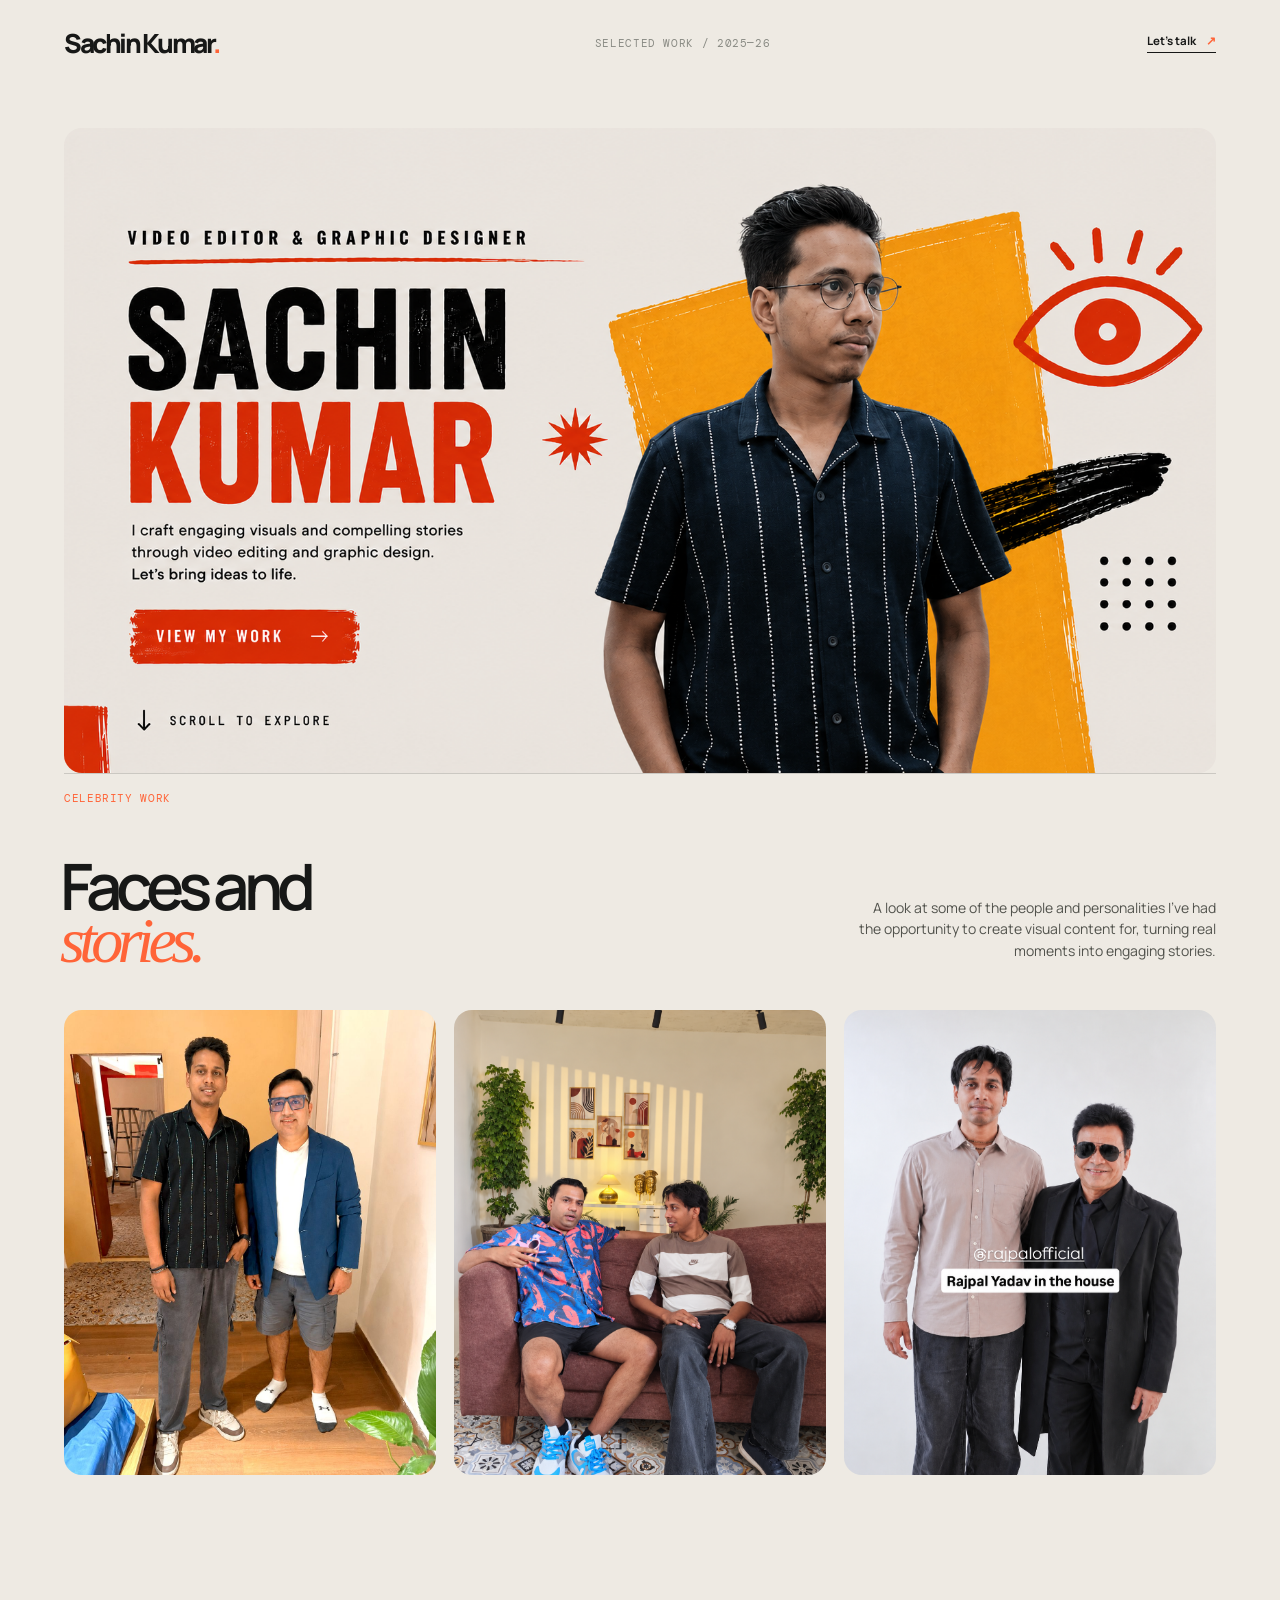
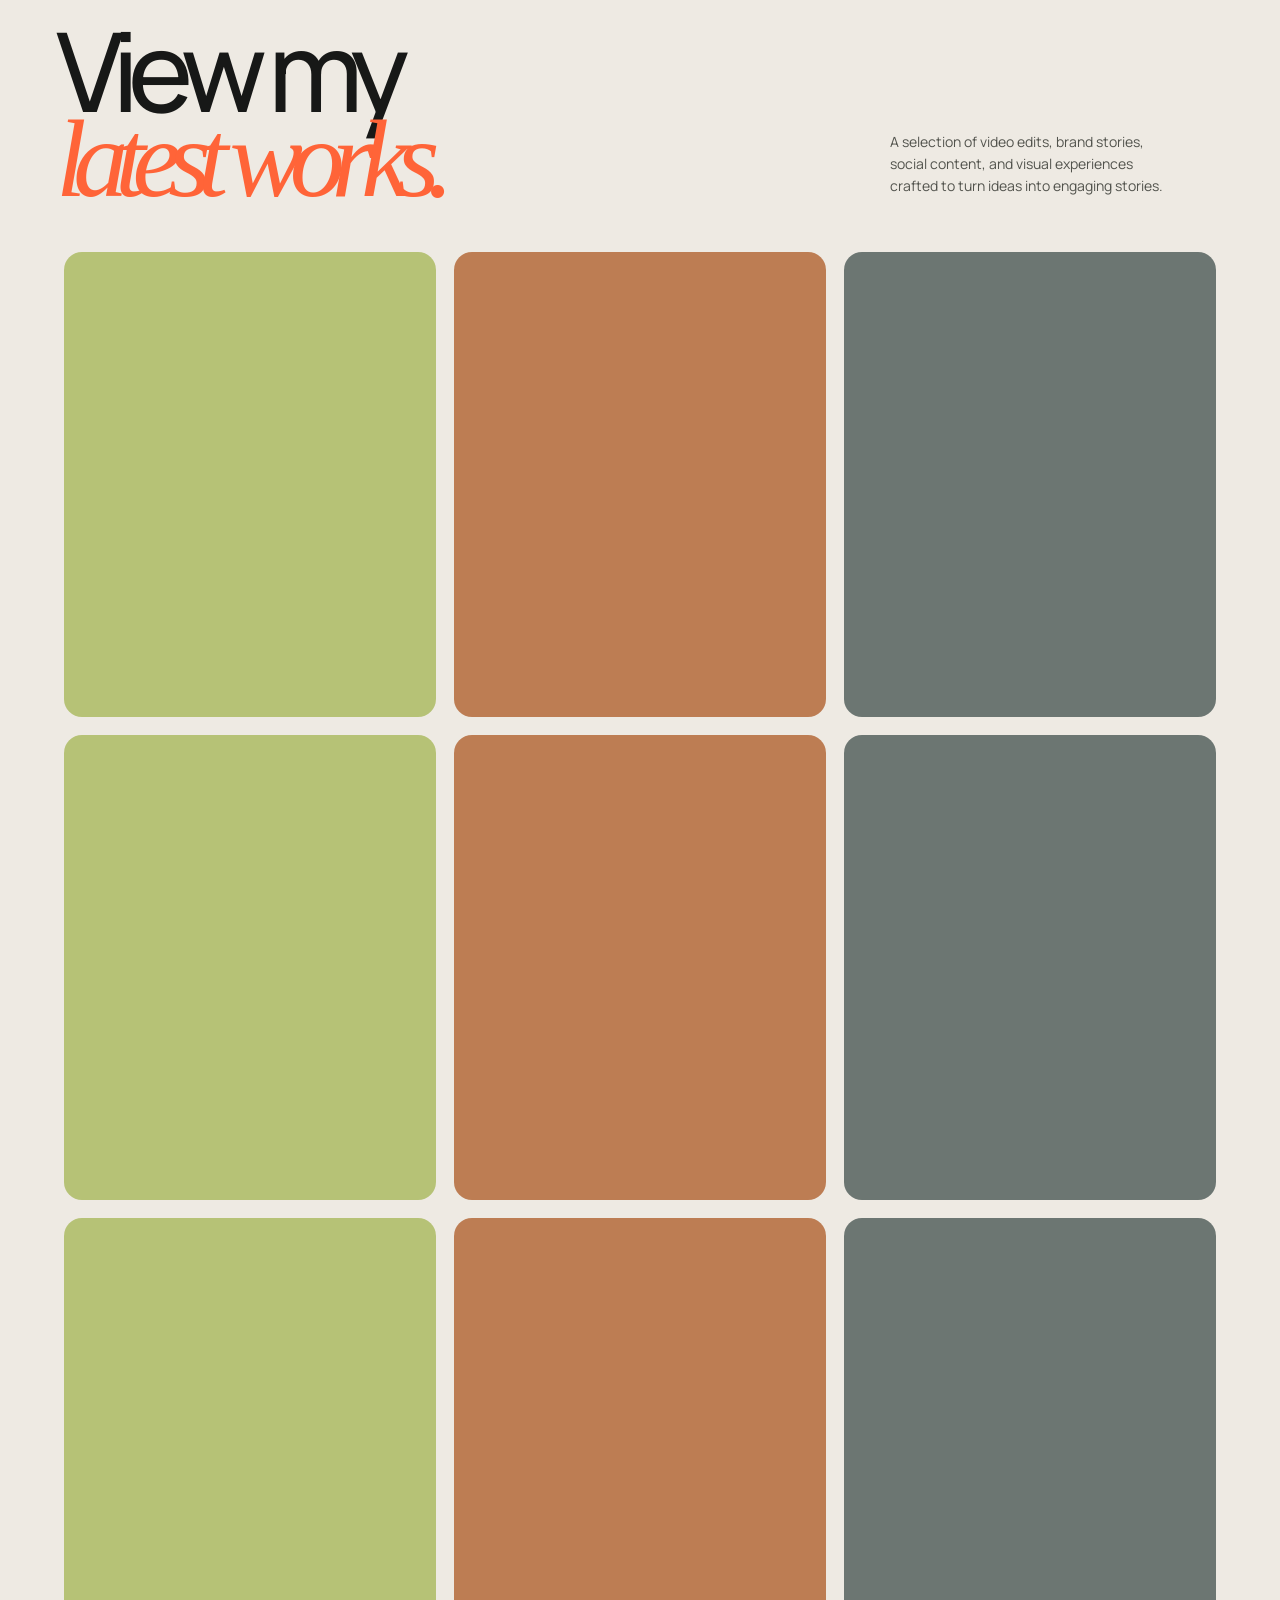
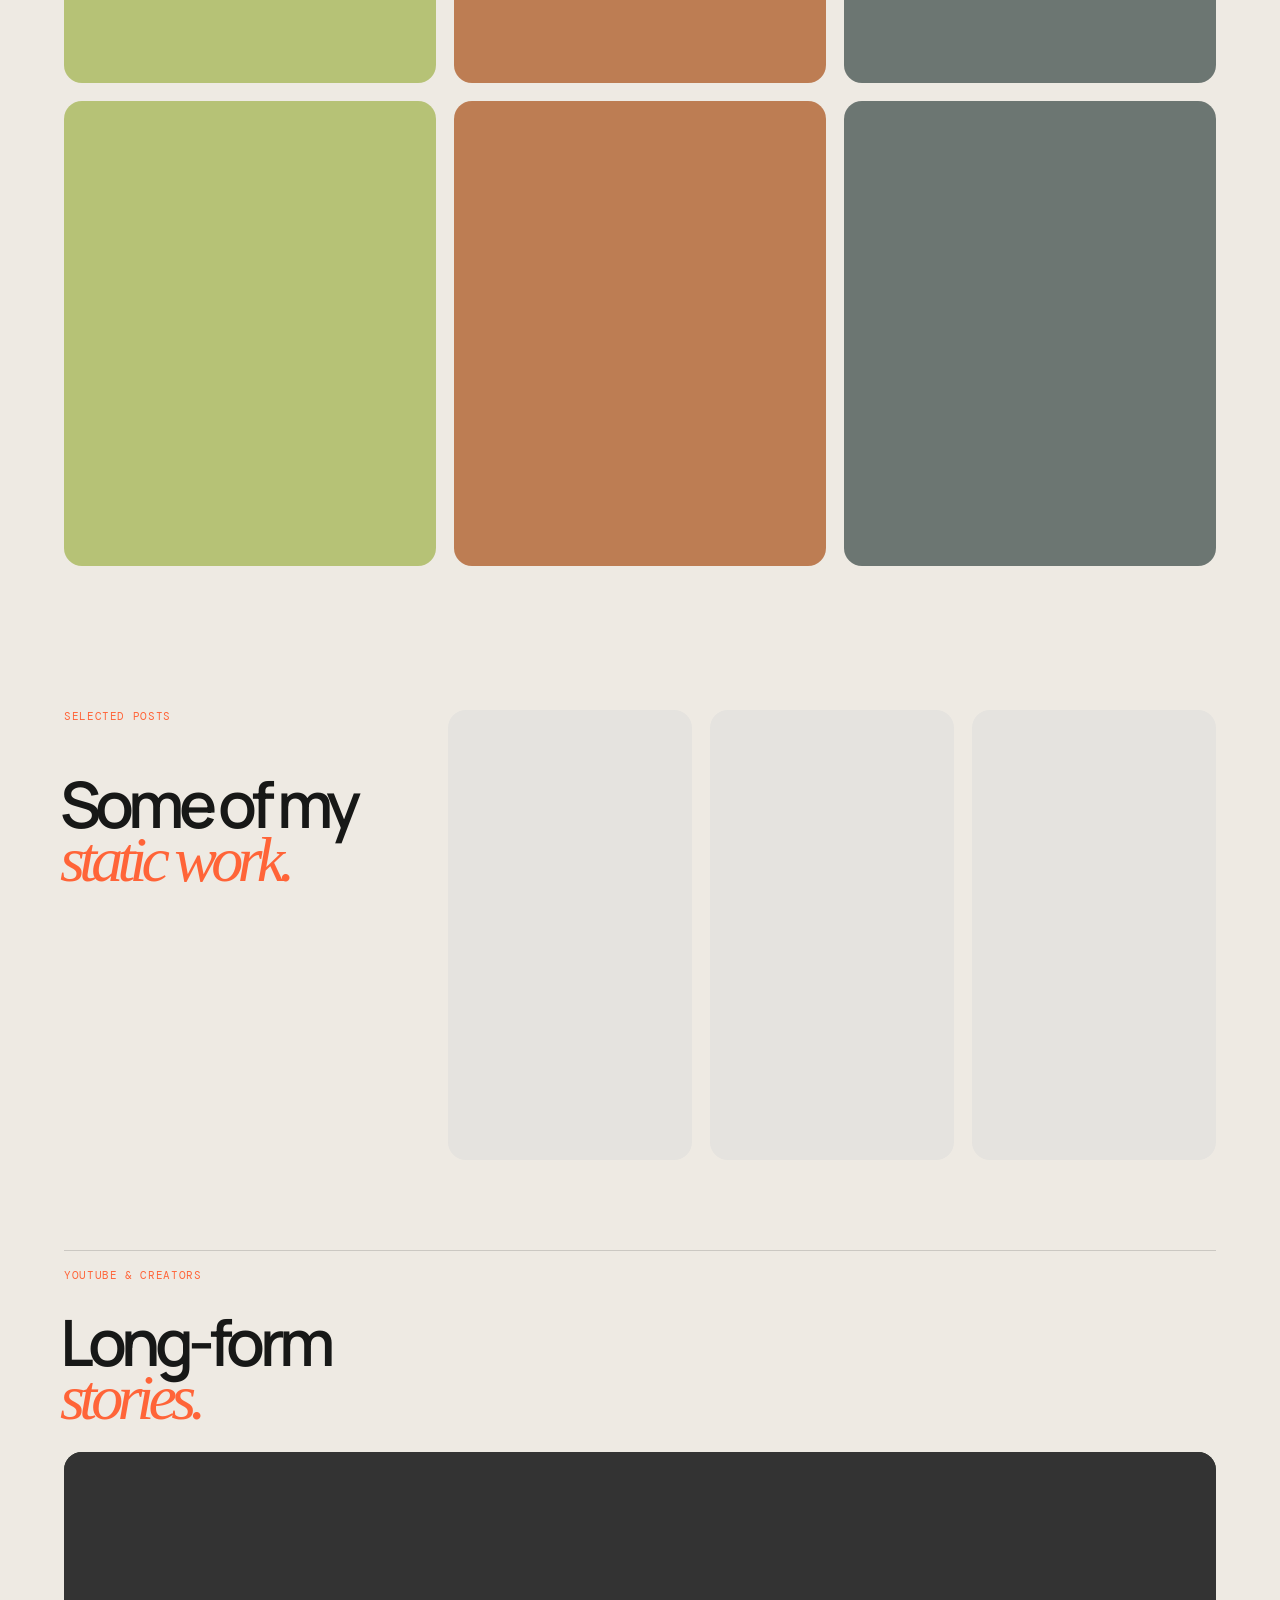
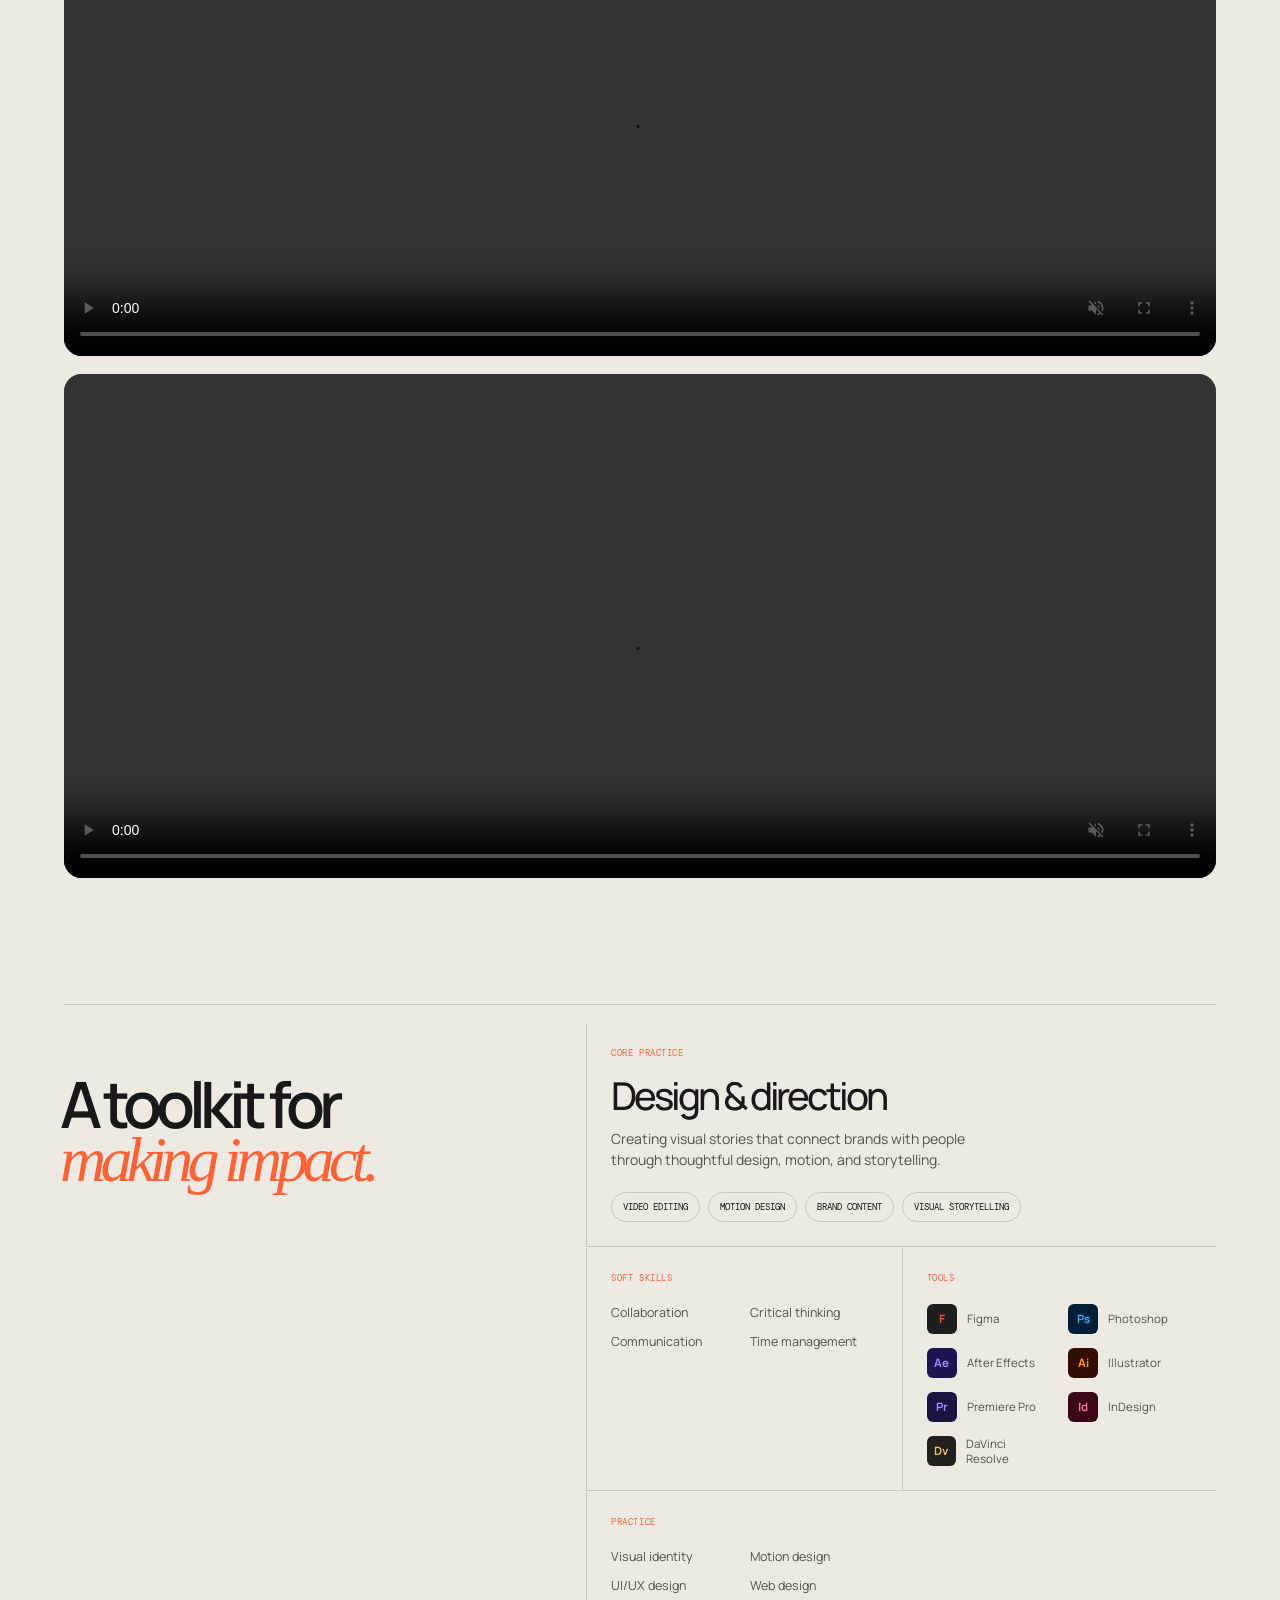
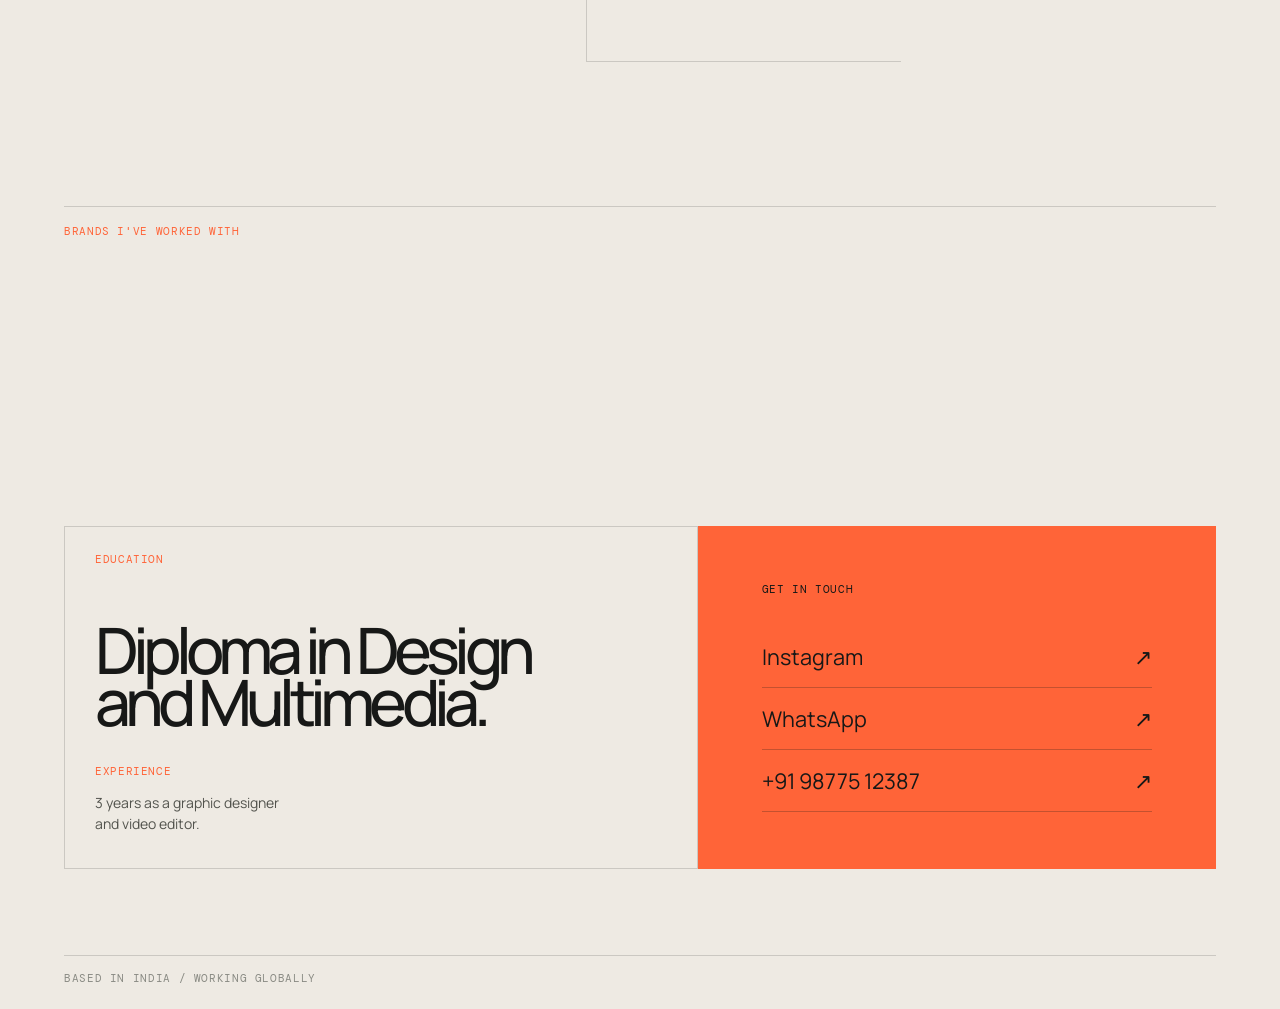
<file: index.html>
<!doctype html>
<html lang="en">
  <head>
    <meta charset="UTF-8" />
    <meta name="viewport" content="width=device-width, initial-scale=1.0" />
    <meta http-equiv="refresh" content="0; url=./work/" />
    <title>Sachin — Work</title>
  </head>
  <body>
    <p>Opening <a href="./work/">Work</a>…</p>
  </body>
</html>
</file>
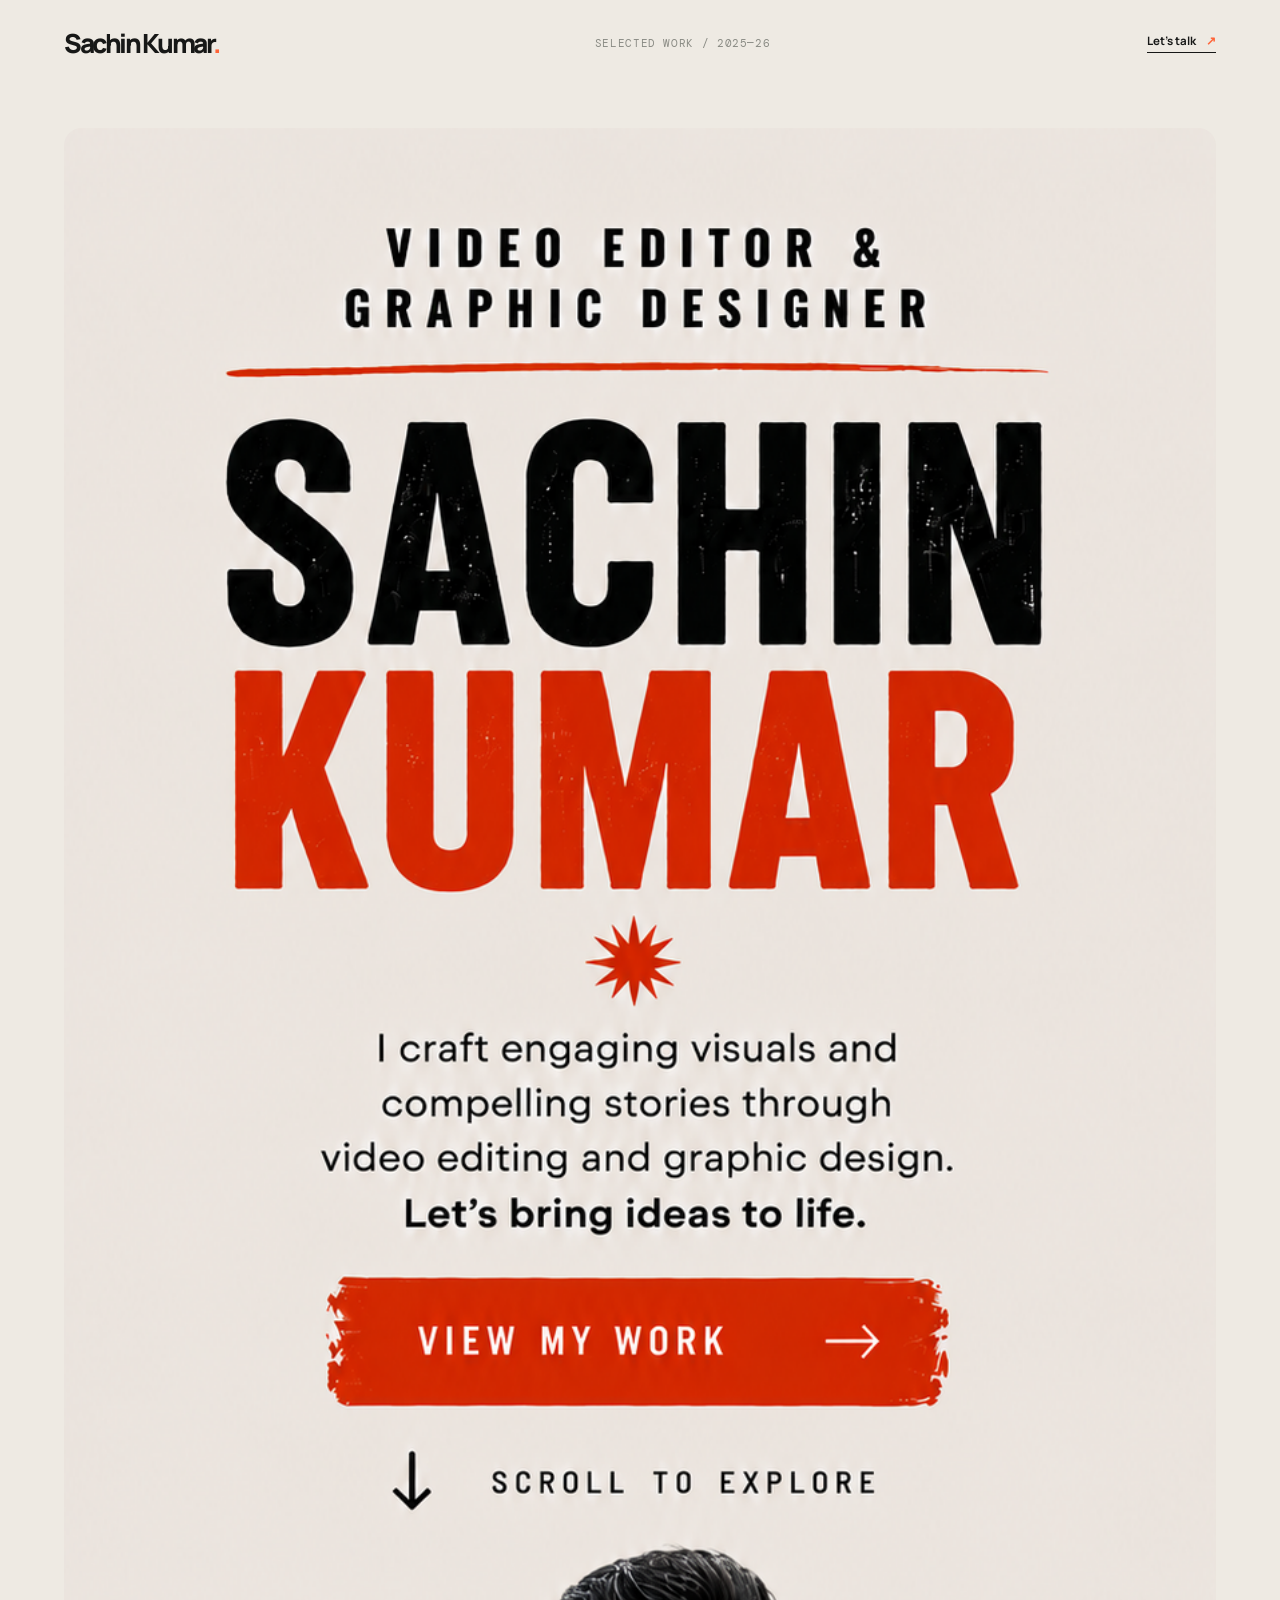
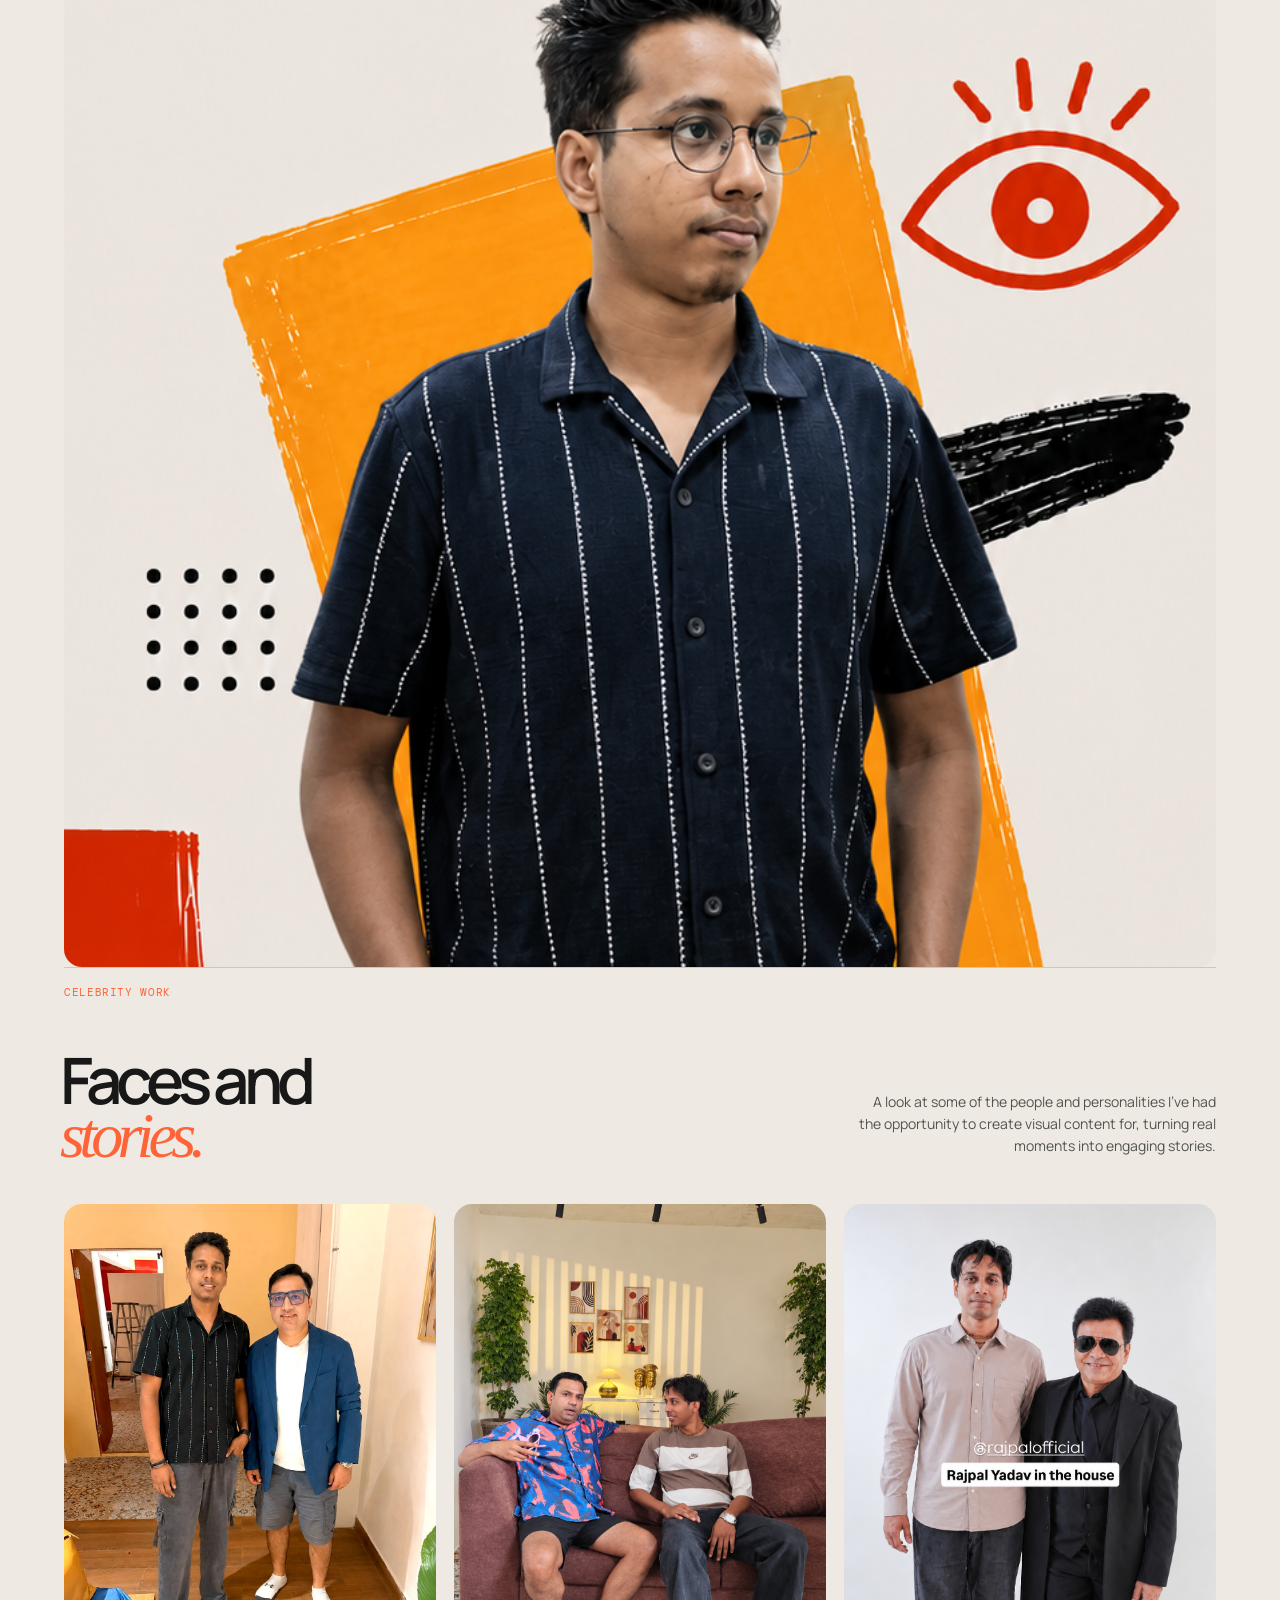
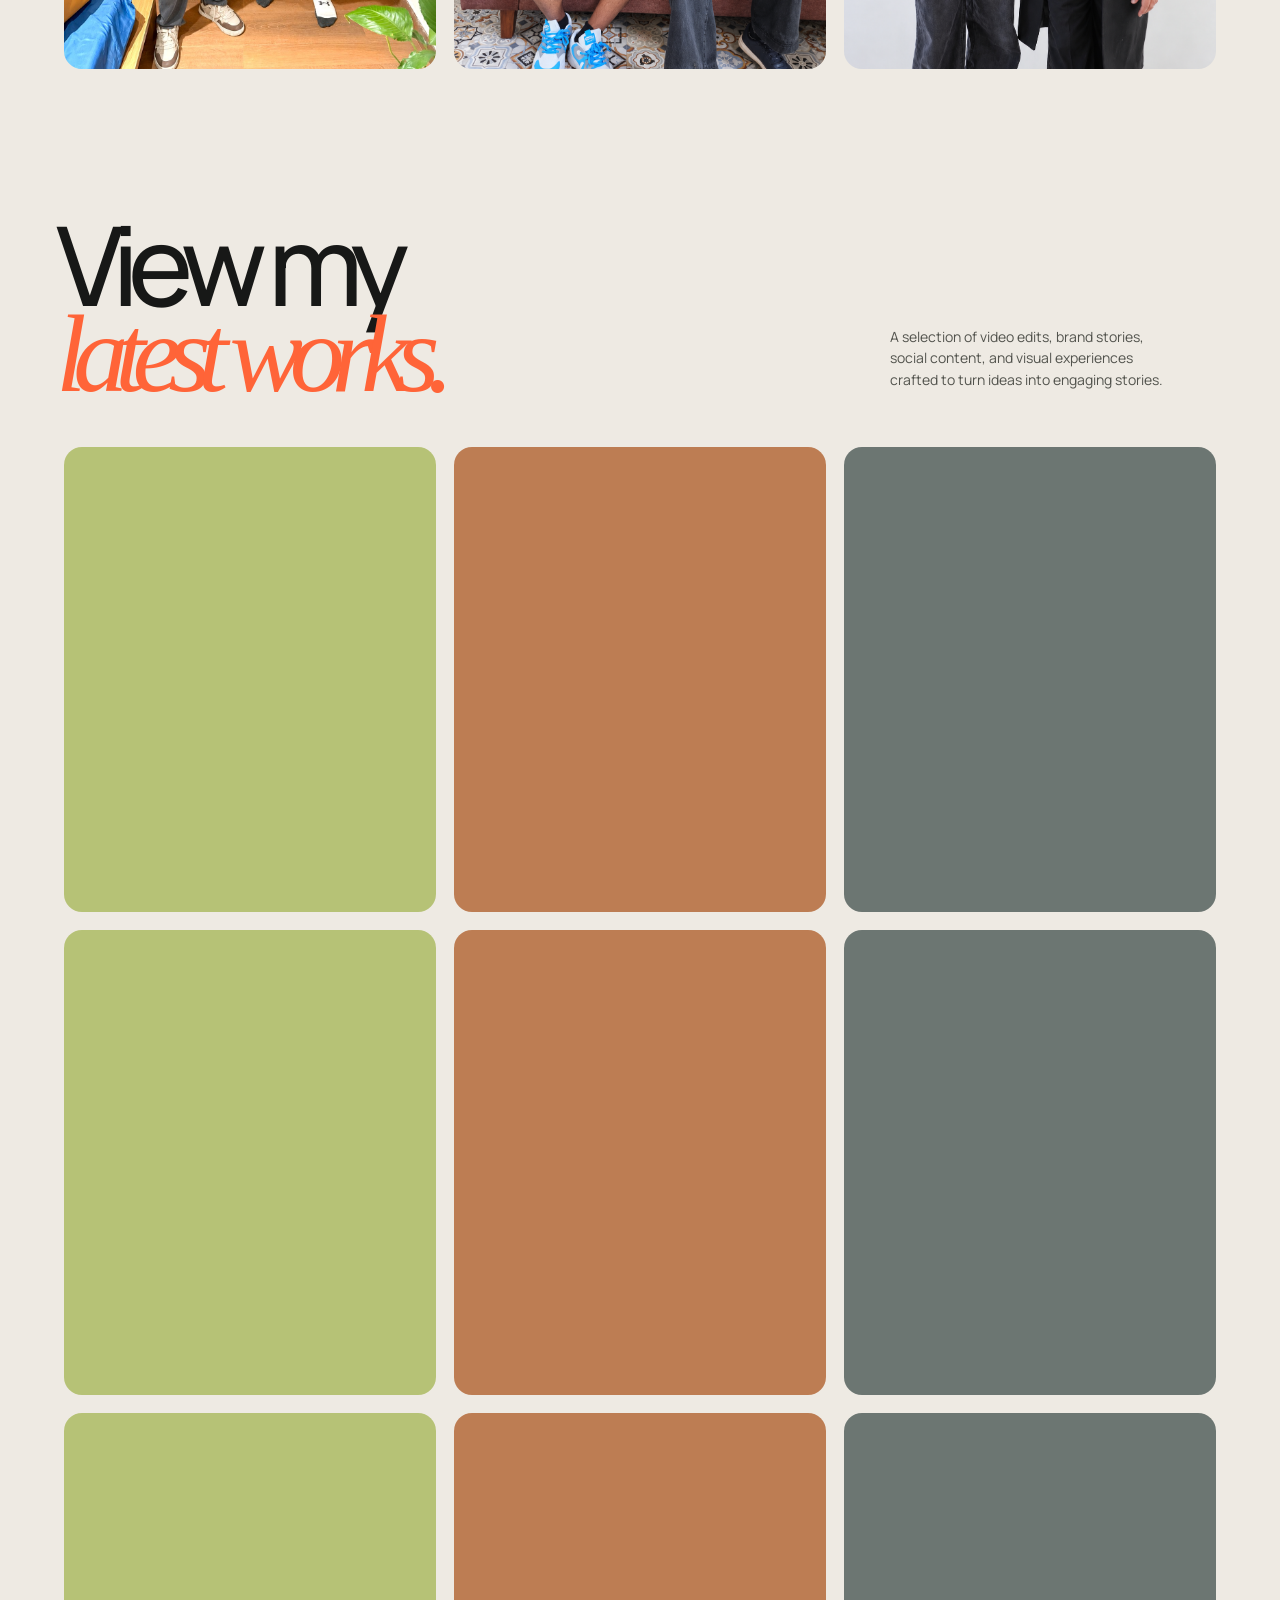
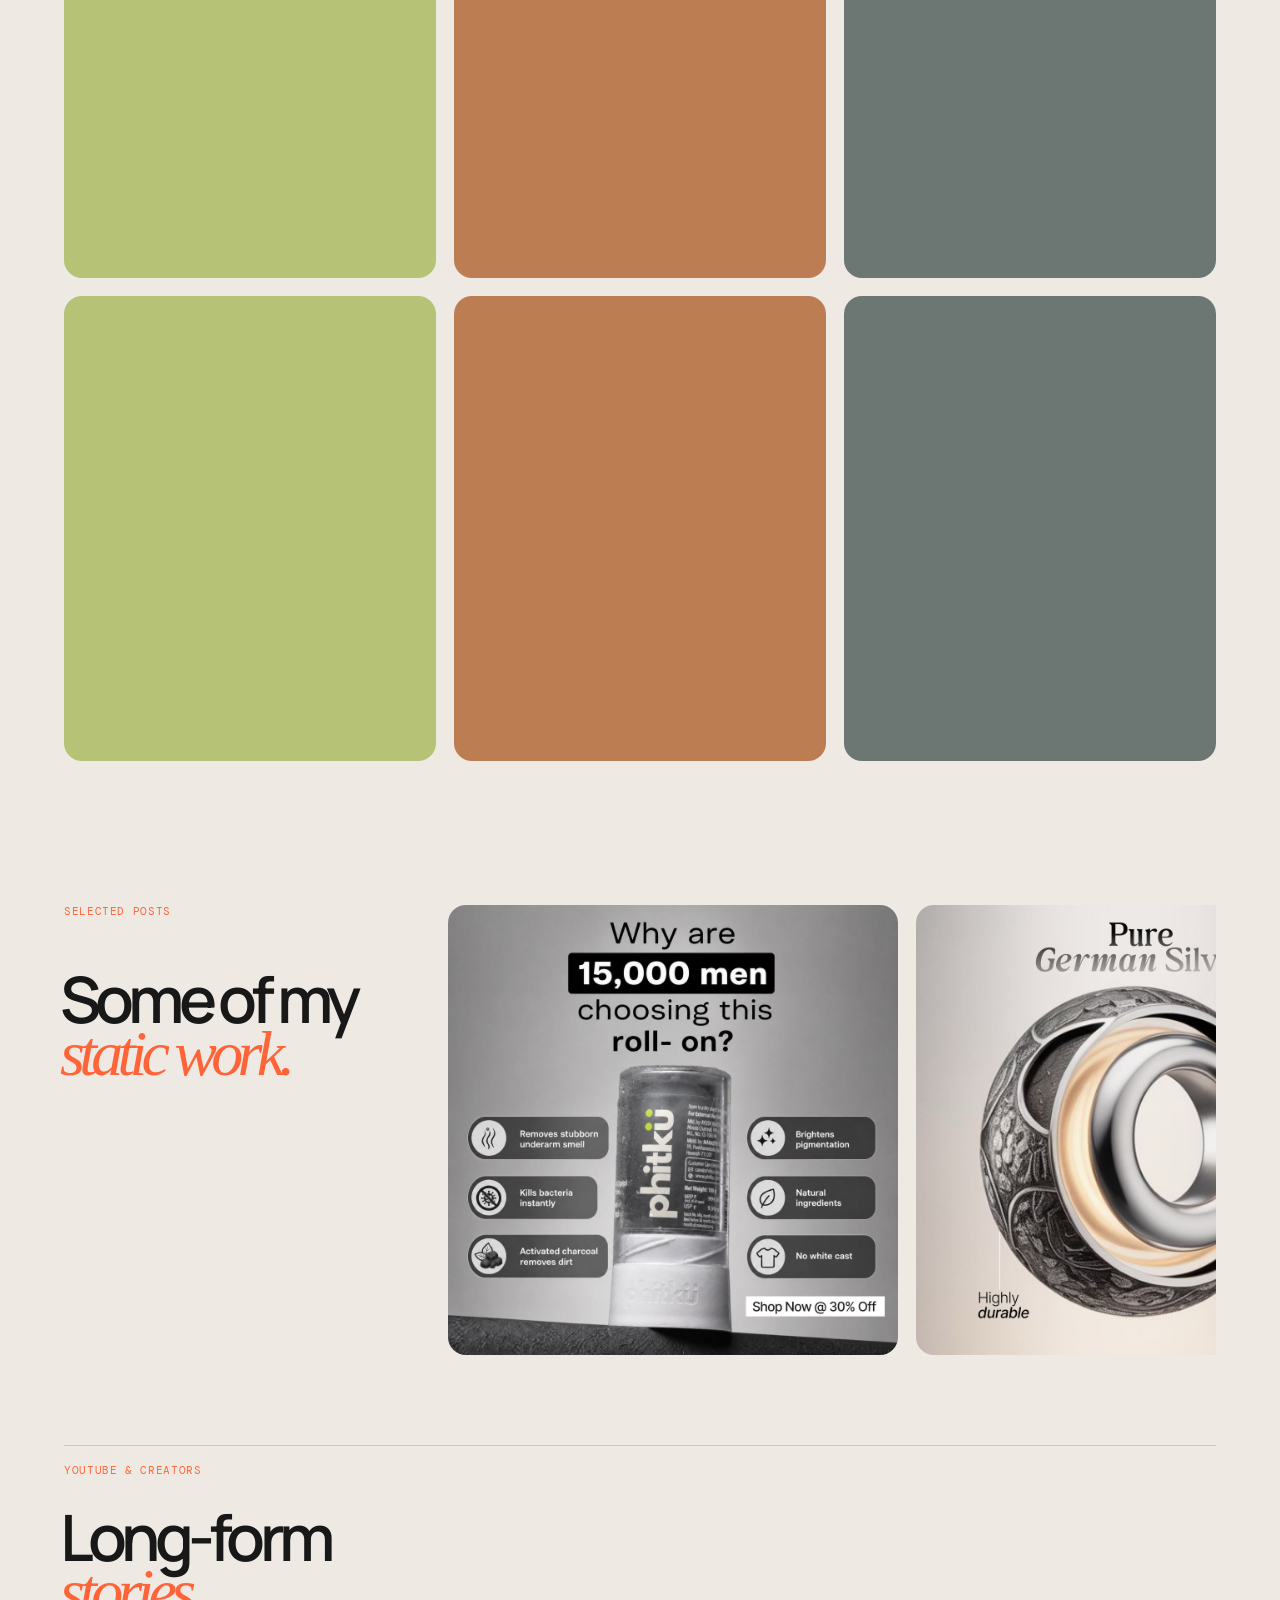
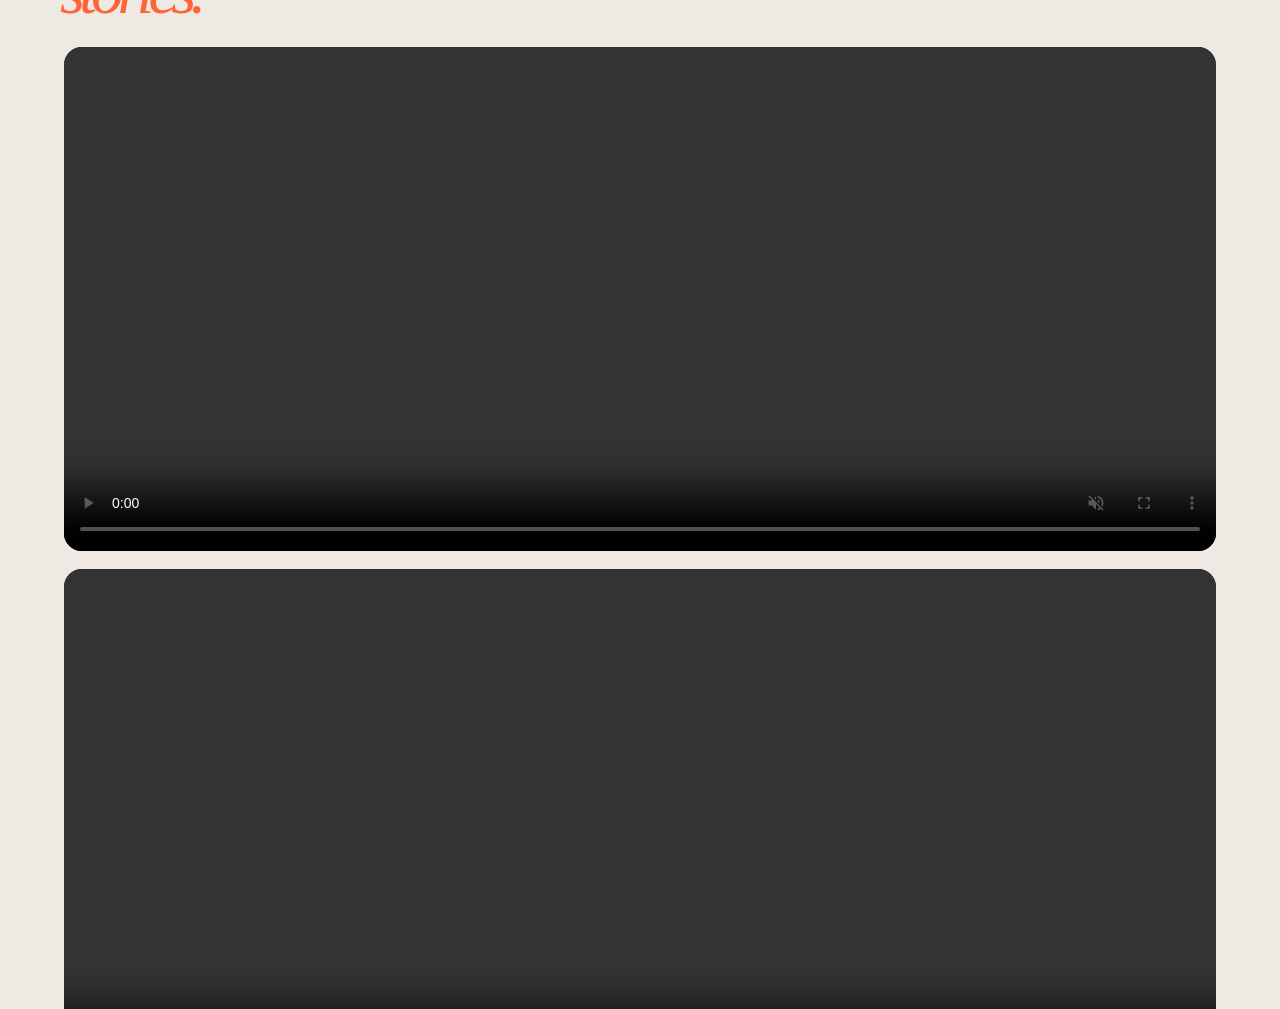
<file: work/index.html>
<!doctype html>
<html lang="en">
  <head>
    <meta charset="UTF-8" />
    <meta name="viewport" content="width=device-width, initial-scale=1.0" />
    <meta name="description" content="Selected work — a vertical reel of motion, design, and digital experiences." />
    <title>Work — Sachin</title>
    <link rel="preconnect" href="https://fonts.googleapis.com" />
    <link rel="preconnect" href="https://fonts.gstatic.com" crossorigin />
    <link href="https://fonts.googleapis.com/css2?family=DM+Mono:wght@400;500&family=Manrope:wght@400;500;600;700;800&display=swap" rel="stylesheet" />
    <link rel="stylesheet" href="./styles.css" />
  </head>
  <body>
    <main class="work-page">
      <header class="site-header">
        <a class="brand" href="../" aria-label="Back to home">Sachin Kumar<span>.</span></a>
        <p class="eyebrow">Selected work / 2025—26</p>
        <a class="contact-link" href="https://wa.me/919877512387" target="_blank" rel="noopener noreferrer">Let's talk <span>↗</span></a>
      </header>

      <div class="top-banner">
        <picture>
          <source media="(max-width: 650px)" srcset="./sachin-graphic-mob.png" />
          <img src="./sachin-graphic-desk.png" alt="Sachin Kumar — graphic designer" />
        </picture>
      </div>

      <section class="celebrity-section" aria-labelledby="celebrity-title">
        <div class="celebrity-heading">
          <p class="eyebrow accent">Celebrity work</p>
          <h2 id="celebrity-title">Faces and<br /><em>stories.</em></h2>
          <p class="celebrity-copy">A look at some of the people and personalities I’ve had the opportunity to create visual content for, turning real moments into engaging stories.</p>
        </div>
        <div class="celebrity-grid">
          <img src="./celeb-1.jpeg" alt="Celebrity creative work" loading="lazy" />
          <img src="./celeb-2.png" alt="Celebrity creative work" loading="lazy" />
          <img src="./celeb-3.png" alt="Celebrity creative work" loading="lazy" />
        </div>
      </section>

      <section class="work-intro" aria-labelledby="work-title">
        <div>
          <h2 class="work-title" id="work-title">View my<br /><em>latest works.</em></h2>
        </div>
        <p class="intro-copy">A selection of video edits, brand stories, social content, and visual experiences crafted to turn ideas into engaging stories.</p>
      </section>

      <div class="video-grid" id="video-grid" aria-label="Selected work videos"></div>

      <section class="static-work-section" aria-labelledby="static-work-title">
        <div class="static-work-heading">
          <p class="eyebrow accent">Selected posts</p>
          <h2 id="static-work-title">Some of my<br /><em>static work.</em></h2>
        </div>
        <div class="image-slider" aria-label="Selected still images">
          <div class="image-slider-track" id="image-slider-track"></div>
          <button class="image-slider-button image-slider-previous" id="image-previous" type="button" aria-label="Previous image">←</button>
          <button class="image-slider-button image-slider-next" id="image-next" type="button" aria-label="Next image">→</button>
        </div>
      </section>

      <section class="youtube-section" aria-labelledby="youtube-title">
        <div class="youtube-heading">
          <p class="eyebrow accent">YouTube &amp; Creators</p>
          <h2 id="youtube-title">Long-form<br /><em>stories.</em></h2>
        </div>
        <div class="youtube-grid">
          <video autoplay muted loop playsinline controls preload="metadata">
            <source src="./youtube-1.mp4" type="video/mp4" />
          </video>
          <video autoplay muted loop playsinline controls preload="metadata">
            <source src="./youtube-2.mp4" type="video/mp4" />
          </video>
        </div>
      </section>

      <section class="skills-section" aria-labelledby="skills-title">
        <div class="skills-heading">
          <h2 id="skills-title">A toolkit for<br /><em>making impact.</em></h2>
        </div>
        <div class="skills-grid">
          <article class="skill-block skill-block-wide">
            <p class="mono">Core practice</p>
            <h3>Design &amp; direction</h3>
            <p class="skill-copy">Creating visual stories that connect brands with people through thoughtful design, motion, and storytelling.</p>
            <div class="skill-tags"><span>Video editing</span><span>Motion design</span><span>Brand content</span><span>Visual storytelling</span></div>
          </article>
          <article class="skill-block">
            <p class="mono">Soft skills</p>
            <div class="skill-list"><span>Collaboration</span><span>Critical thinking</span><span>Communication</span><span>Time management</span></div>
          </article>
          <article class="skill-block">
            <p class="mono">Tools</p>
            <div class="software-list">
              <span class="software"><b class="software-icon figma">F</b>Figma</span><span class="software"><b class="software-icon adobe">Ps</b>Photoshop</span>
              <span class="software"><b class="software-icon after-effects">Ae</b>After Effects</span><span class="software"><b class="software-icon illustrator">Ai</b>Illustrator</span>
              <span class="software"><b class="software-icon premiere">Pr</b>Premiere Pro</span><span class="software"><b class="software-icon indesign">Id</b>InDesign</span>
              <span class="software"><b class="software-icon davinci">Dv</b>DaVinci Resolve</span>
            </div>
          </article>
          <article class="skill-block">
            <p class="mono">Practice</p>
            <div class="skill-list"><span>Visual identity</span><span>Motion design</span><span>UI/UX design</span><span>Web design</span></div>
          </article>
        </div>
      </section>

      <section class="brands-section" aria-labelledby="brands-title">
        <p class="eyebrow accent" id="brands-title">Brands I've worked with</p>
        <div class="brands-marquee">
          <div class="brands-track" id="brands-track"></div>
        </div>
      </section>

      <section class="details-section" aria-label="Education, experience, and contact information">
        <div class="details-copy">
          <p class="eyebrow accent">Education</p>
          <h2>Diploma in Design<br />and Multimedia.</h2>
          <p class="eyebrow accent details-label">Experience</p>
          <p class="details-text">3 years as a graphic designer<br />and video editor.</p>
        </div>
        <div class="contact-details">
          <p class="eyebrow">Get in touch</p>
          <a href="https://www.instagram.com/dristiframe/" target="_blank" rel="noopener noreferrer">Instagram <span>↗</span></a>
          <a href="https://wa.me/919877512387" target="_blank" rel="noopener noreferrer">WhatsApp <span>↗</span></a>
          <a href="tel:+919877512387">+91 98775 12387 <span>↗</span></a>
        </div>
      </section>

      <footer class="site-footer">
        <span class="mono">Based in india / working globally</span>
        <!-- <span class="mono">Scroll for more ↓</span> -->
      </footer>
    </main>

    <div class="video-modal" id="video-modal" aria-hidden="true" role="dialog" aria-modal="true" aria-label="Expanded project video">
      <button class="video-modal-close" id="video-modal-close" aria-label="Close video">×</button>
      <video id="expanded-video" controls playsinline></video>
    </div>
    <script src="./script.js?v=3"></script>
  </body>
</html>
</file>
<file: work/styles.css>
:root {
  --paper: #eeeae3;
  --ink: #171817;
  --muted: #8a8b84;
  --line: rgba(23, 24, 23, .16);
  --lime: #d7ff4b;
  --orange: #ff6438;
  --section-heading-size: 4rem;
}

* { box-sizing: border-box; }
html { background: var(--paper); color: var(--ink); font-family: Manrope, sans-serif; }
body { margin: 0; min-width: 320px; }
a { color: inherit; text-decoration: none; }
button { color: inherit; font: inherit; }
.work-page { min-height: 100vh; padding: 30px 5vw 24px; overflow: hidden; }
.site-header, .site-footer { align-items: center; display: flex; justify-content: space-between; }
.brand { font-size: 1.65rem; font-weight: 800; letter-spacing: -.09em; line-height: 1; }
.brand span { color: var(--orange); }
.eyebrow, .mono { font-family: "DM Mono", monospace; font-size: .66rem; letter-spacing: .06em; text-transform: uppercase; }
.eyebrow { margin: 0; color: var(--muted); }
.accent { color: var(--orange); }
.contact-link { border-bottom: 1px solid var(--ink); font-size: .72rem; font-weight: 700; padding-bottom: 4px; }
.contact-link span { color: var(--orange); margin-left: 8px; }
.top-banner { margin: clamp(46px, 8vh, 100px) auto 0; max-width: 1300px; overflow: hidden; }
.top-banner picture, .top-banner img { display: block; width: 100%; }
.top-banner img { border-radius: 18px; height: auto; }
.work-intro { align-items: end; display: flex; justify-content: space-between; margin: clamp(70px, 12vh, 150px) 0 50px; }
.work-title { font-size: clamp(4.5rem, 8.6vw, 9rem); font-weight: 500; letter-spacing: -.095em; line-height: .77; margin: 27px 0 0 -8px; }
.work-title em { color: var(--orange); font-family: Georgia, serif; font-weight: 400; letter-spacing: -.12em; }
.intro-copy { color: #52534d; font-size: 14px; line-height: 1.55; margin: 0 4% 6px 0; max-width: 280px; }
.skills-section { border-top: 1px solid var(--line); display: grid; gap: clamp(36px, 8vw, 130px); grid-template-columns: .8fr 1.2fr; margin: 0 auto clamp(110px, 16vh, 190px); max-width: 1300px; padding-top: 18px; }
.skills-heading h2, .static-work-heading h2, .celebrity-heading h2, .youtube-heading h2, .details-copy h2 { font-size: var(--section-heading-size); letter-spacing: -.09em; line-height: .82; }
.skills-heading h2 { margin: 55px 0 0 -4px; }
.skills-heading h2 em { color: var(--orange); font-family: Georgia, serif; font-style: italic; font-weight: 400; }
.skills-grid { display: grid; gap: 1px; grid-template-columns: repeat(2, 1fr); }
.skill-block { border-left: 1px solid var(--line); border-bottom: 1px solid var(--line); min-height: 170px; padding: 24px 24px; }
.skill-block-wide { grid-column: span 2; min-height: 210px; }
.skill-block .mono { color: var(--orange); font-size: .58rem; margin: 0 0 20px; }
.skill-block h3 { font-size: clamp(1.7rem, 3vw, 3rem); font-weight: 500; letter-spacing: -.08em; line-height: .9; margin: 0 0 14px; }
.skill-copy { color: #52534d; font-size: 14px; line-height: 1.5; margin: 0 0 22px; max-width: 390px; }
.skill-tags { display: flex; flex-wrap: wrap; gap: 8px; }
.skill-tags span { border: 1px solid var(--line); border-radius: 999px; font: .58rem "DM Mono", monospace; padding: 8px 11px; text-transform: uppercase; }
.skill-list { display: grid; gap: 12px; grid-template-columns: 1fr 1fr; }
.skill-list span { color: #52534d; font-size: .78rem; }
.software-list { display: grid; gap: 14px 18px; grid-template-columns: 1fr 1fr; }
.software { align-items: center; color: #52534d; display: flex; font-size: .72rem; gap: 10px; }
.software-icon { align-items: center; background: var(--ink); border-radius: 6px; color: white; display: inline-flex; font: 700 .72rem Manrope, sans-serif; height: 30px; justify-content: center; width: 30px; }
.software-icon.figma { background: #1e1e1e; color: #f24e1e; }.software-icon.adobe { background: #001e36; color: #31a8ff; }.software-icon.after-effects { background: #20134f; color: #9990ff; }.software-icon.illustrator { background: #330d00; color: #ff9a00; }.software-icon.premiere { background: #1d123f; color: #9990ff; }.software-icon.indesign { background: #3b0717; color: #ff6f9f; }
.software-icon.davinci { background: #202020; color: #f2c14e; }
.reel { margin: 0 auto; max-width: 1300px; }
.skills-reel { border-top: 1px solid var(--line); margin: 72px 0 0; max-width: none; padding-top: 18px; }
.video-grid { display: grid; gap: 18px; grid-template-columns: repeat(3, minmax(0, 1fr)); margin: 0 auto clamp(72px, 16vh, 190px); max-width: 1300px; width: 100%; }
.slide { aspect-ratio: 4 / 5; background: #303b30; border-radius: 18px; cursor: pointer; overflow: hidden; position: relative; }
.slide video { height: 100%; object-fit: cover; position: absolute; width: 100%; }
.slide:nth-child(3n + 1) { background: #b6c276; }.slide:nth-child(3n + 2) { background: #bd7d53; }.slide:nth-child(3n) { background: #6c7672; }
.slide:nth-child(3n + 2) video { filter: saturate(.75) sepia(.2); }.slide:nth-child(3n) video { filter: grayscale(.5) contrast(1.1); }
.slide-overlay { display: none; }
.slide-open { background: transparent; border: 0; cursor: pointer; inset: 0; padding: 0; position: absolute; z-index: 2; }
.static-work-section { align-items: start; display: grid; gap: clamp(24px, 3vw, 44px); grid-template-columns: .62fr 1.38fr; margin: 0 auto clamp(72px, 10vh, 110px); max-width: 1300px; }
.static-work-heading h2 { margin: 55px 0 0 -4px; }
.static-work-heading h2 em { color: var(--orange); font-family: Georgia, serif; font-style: italic; font-weight: 400; }
.image-slider { min-width: 0; overflow: hidden; position: relative; }
.image-slider-track { display: flex; gap: 18px; overflow-x: auto; scroll-behavior: smooth; scrollbar-width: none; }
.image-slider-track::-webkit-scrollbar { display: none; }
.image-slide { height:450px; background: #e5e3df; border-radius: 18px; flex: 0 0 calc((100% - 36px) / 3); object-fit: cover; scroll-snap-align: start; width: 100%; }
.image-slider-button { display: none; }
.celebrity-section { border-top: 1px solid var(--line); margin: 0 auto clamp(90px, 14vh, 160px); max-width: 1300px; padding-top: 18px; }
.celebrity-heading { display: grid; grid-template-columns: 1fr 1fr; }
.celebrity-heading > .eyebrow { grid-column: 1 / -1; }
.celebrity-heading h2 { margin: 55px 0 42px -4px; }
.celebrity-heading h2 em { color: var(--orange); font-family: Georgia, serif; font-style: italic; font-weight: 400; }
.celebrity-copy { align-self: end; color: #52534d; font-size: 14px; line-height: 1.55; margin: 0 0 48px auto; max-width: 360px; text-align: right; }
.celebrity-grid { display: grid; gap: 18px; grid-template-columns: repeat(3, minmax(0, 1fr)); }
.celebrity-grid img { aspect-ratio: 4 / 5; border-radius: 18px; display: block; object-fit: cover; width: 100%; }
.youtube-section { border-top: 1px solid var(--line); margin: 0 auto clamp(90px, 14vh, 160px); max-width: 1300px; padding-top: 18px; }
.youtube-heading h2 { margin: 34px 0 28px -4px; }
.youtube-heading h2 em { color: var(--orange); font-family: Georgia, serif; font-style: italic; font-weight: 400; }
.youtube-grid { display: grid; gap: 18px; grid-template-columns: 1fr; }
.youtube-grid video { aspect-ratio: 16 / 7; background: #303b30; border-radius: 18px; display: block; object-fit: cover; width: 100%; }
h2 { font-size: clamp(1.2rem, 2.1vw, 2rem); font-weight: 600; letter-spacing: -.08em; line-height: .9; margin: 0; }
h2 span { font-family: Georgia, serif; font-style: italic; font-weight: 400; letter-spacing: -.12em; }
.slide-detail { font-size: .66rem; line-height: 1.35; margin: 14px 0 0; }
.slide-arrow { color: var(--lime); font-size: 1.3rem; position: absolute; right: 18px; top: 18px; }
.slide-arrow { background: transparent; border: 0; cursor: zoom-in; outline: none; padding: 0; z-index: 3; }
.slide-arrow:focus, .slide-arrow:focus-visible { outline: none; box-shadow: none; }
.site-footer { border-top: 1px solid var(--line); color: var(--muted); margin-top: 86px; padding-top: 16px; }
.video-modal { align-items: center; background: rgba(23,24,23,.92); display: flex; inset: 0; justify-content: center; opacity: 0; padding: 5vw; pointer-events: none; position: fixed; z-index: 20; }
.video-modal.is-open { opacity: 1; pointer-events: auto; }
.video-modal video { background: #000; border-radius: 14px; max-height: 90vh; max-width: min(1100px, 92vw); width: auto; }
.video-modal-close { background: var(--lime); border: 0; border-radius: 50%; cursor: pointer; font-size: 1.7rem; height: 42px; line-height: 1; position: absolute; right: 28px; top: 24px; width: 42px; z-index: 1; }
body.modal-open { overflow: hidden; }
.brands-section { border-top: 1px solid var(--line); margin: 0 auto clamp(90px, 14vh, 160px); max-width: 1300px; overflow: hidden; padding-top: 18px; }
.brands-marquee { margin-top: 42px; overflow: hidden; width: 100vw; }
.brands-track { align-items: center; animation: brands-scroll 32s linear infinite; display: flex; width: max-content; }
.brand-logo { align-items: center; display: flex; height: 120px; justify-content: center; padding: 0 8px; width: 142px; }
.brand-logo img { display: block; max-height: 82px; max-width: 155px; object-fit: contain; }
@keyframes brands-scroll { from { transform: translateX(0); } to { transform: translateX(-50%); } }
.details-section { display: grid; grid-template-columns: 1.1fr .9fr; margin: 0 auto 86px; max-width: 1300px; min-height: 330px; }
.details-copy { border: 1px solid var(--line); padding: 26px 30px 34px; }
.details-copy h2 { font-weight: 500; margin: 58px 0 36px; }
.details-label { margin-top: 30px; }
.details-text { color: #52534d; font-size: 14px; line-height: 1.5; margin: 14px 0 0; }
.contact-details { background: var(--orange); color: var(--ink); display: flex; flex-direction: column; justify-content: center; padding: 36px clamp(28px, 5vw, 70px); }
.contact-details .eyebrow { color: var(--ink); margin-bottom: 30px; }
.contact-details a { border-bottom: 1px solid rgba(23,24,23,.25); font-size: clamp(1rem, 1.7vw, 1.35rem); padding: 16px 0; }
.contact-details a span { float: right; }

@media (max-width: 768px) {
  :root { --section-heading-size: 2.8rem; }
  .work-page { padding: 22px 20px 20px; }
  .site-header .eyebrow { display: none; }
  .work-intro { align-items: start; flex-direction: column; gap: 28px; margin: 90px 0 36px; }
  .work-title,
  .skills-heading h2,
  .static-work-heading h2,
  .celebrity-heading h2,
  .youtube-heading h2 { font-size: 2.8rem; }
  .intro-copy { margin: 0; max-width: inherit;font-size: 14px; line-height: 1.4;}
  .skills-section { display: block; margin-bottom: 90px; }
  .skills-heading h2 { margin: 45px 0 42px; }
  .skills-grid { grid-template-columns: 1fr 1fr; }
  .skill-block { min-height: 150px; padding-left: 16px; }
  .skill-block-wide { grid-column: span 2; min-height: 205px; }
  .skill-block-wide { order: 0; }
  .skill-block:nth-child(2) { order: 1; }
  .skill-block:nth-child(4) { order: 2; }
  .skill-block:nth-child(3) { grid-column: span 2; order: 3; }
  .skill-list { grid-template-columns: 1fr; }
  .video-grid { gap: 12px; grid-template-columns: repeat(3, minmax(0, 1fr)); margin-bottom: 90px; }
  .slide { border-radius: 14px; }
  .image-slider-track { gap: 12px; }
  .image-slide { border-radius: 14px; flex-basis: calc((100% - 24px) / 3); }
  .site-footer { margin-top: 20px; }
  .site-footer span:last-child { display: none; }
  .top-banner { margin-top: 42px; }
  .top-banner img { border-radius: 12px; }
  .brands-marquee { margin-top: 30px; }
  .brand-logo { height: 92px; padding: 0 5px; width: 112px; }
  .brand-logo img { max-height: 90px; max-width: 115px; }
  .details-section { display: block; margin-bottom: 64px; }
  .details-copy { padding: 22px 16px 30px; }
  .details-copy h2 { margin: 42px 0 30px; }
  .contact-details { padding: 30px 16px; }
  .static-work-section { display: block; }
  .static-work-heading h2 { margin: 28px 0 36px; }
  .celebrity-heading { display: block; }
  .celebrity-heading h2 { margin: 42px 0 30px; }
  .celebrity-copy { margin: 0 0 30px; max-width: none; text-align: left; width: 100%; }
  .celebrity-section { margin-bottom: 36px; }
  .work-intro { margin-top: 36px; }
  .celebrity-grid { gap: 12px; }
  .celebrity-grid img { border-radius: 14px; }
  .youtube-heading h2 { margin: 28px 0 22px; }
  .youtube-grid { gap: 12px; grid-template-columns: 1fr; }
  .youtube-grid video { border-radius: 14px; }
  .image-slider-button { align-items: center; background: rgba(238,234,227,.92); border: 1px solid var(--line); border-radius: 50%; color: var(--ink); display: flex; height: 34px; justify-content: center; position: absolute; top: 50%; transform: translateY(-50%); width: 34px; z-index: 3; }
  .image-slider-previous { left: 1px; }
  .image-slider-next { right: 1px; }
  .image-slide { height:360px; }
}
</file>
